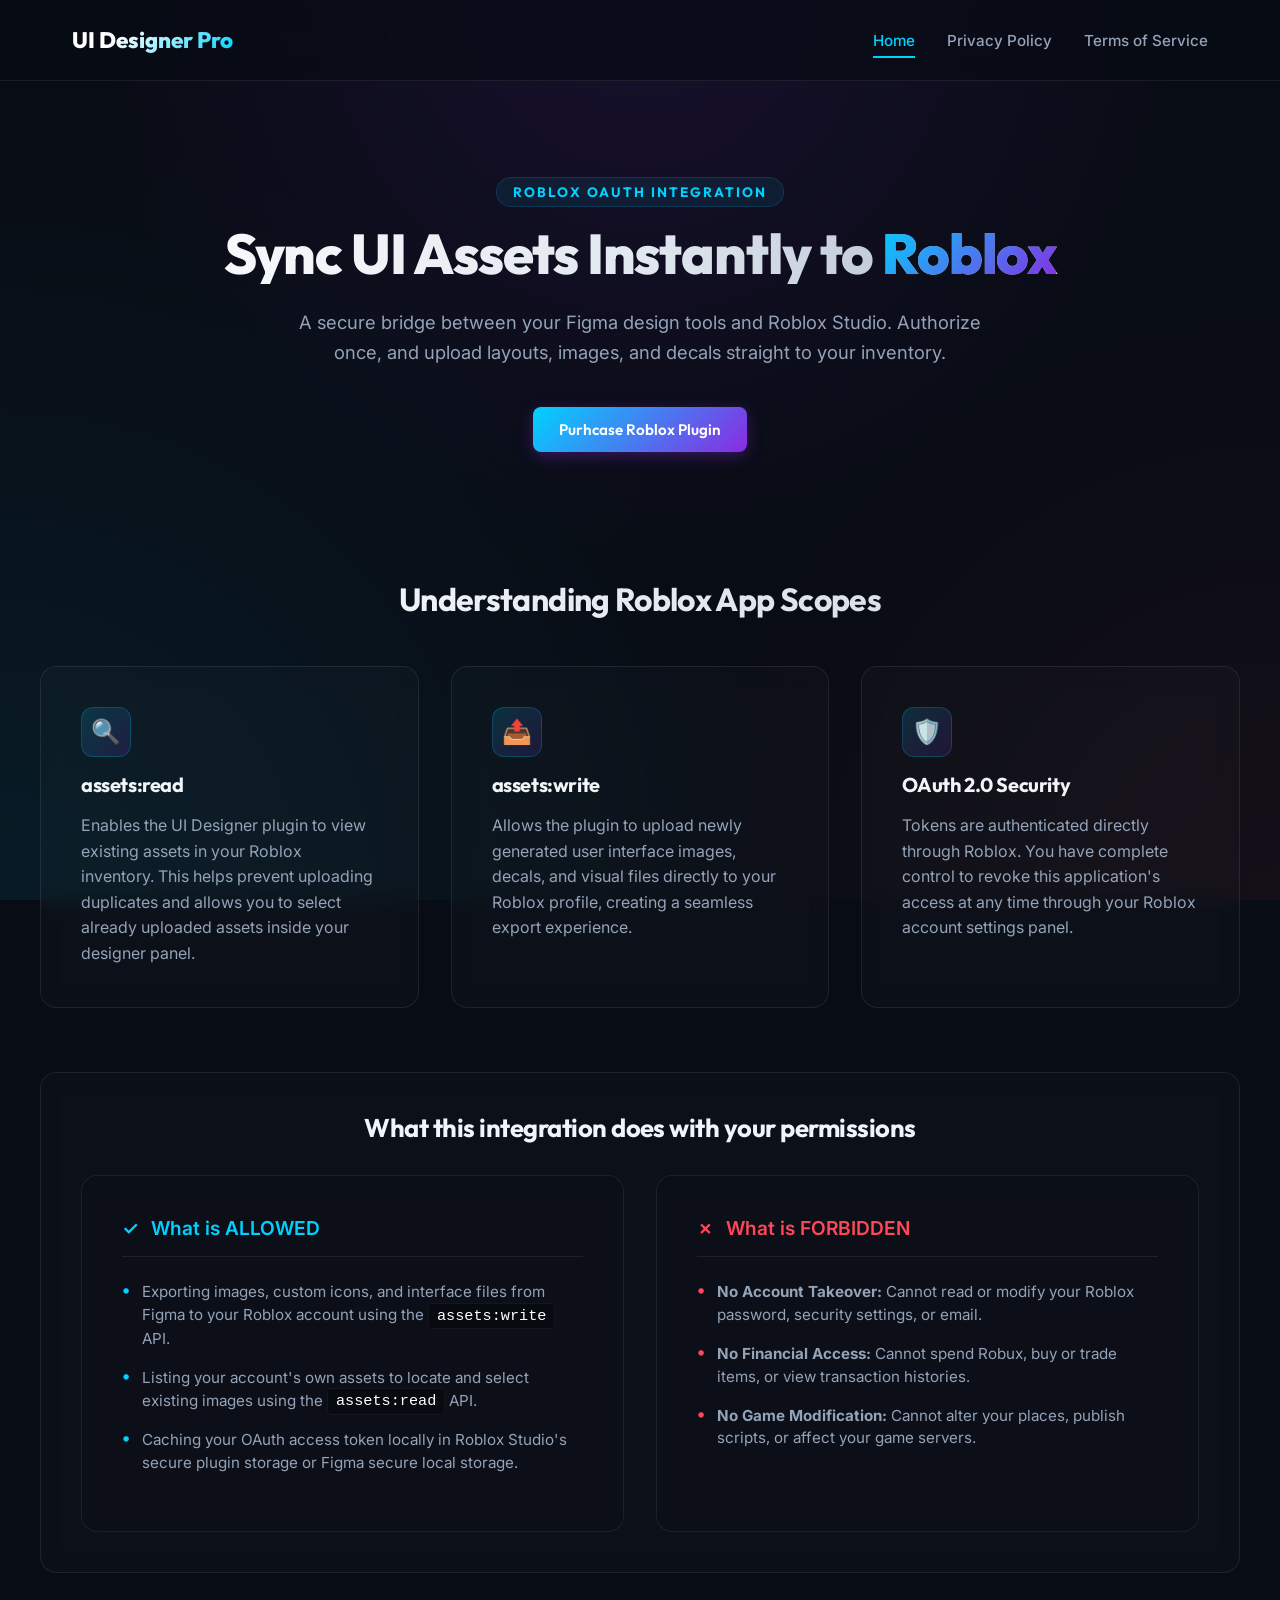
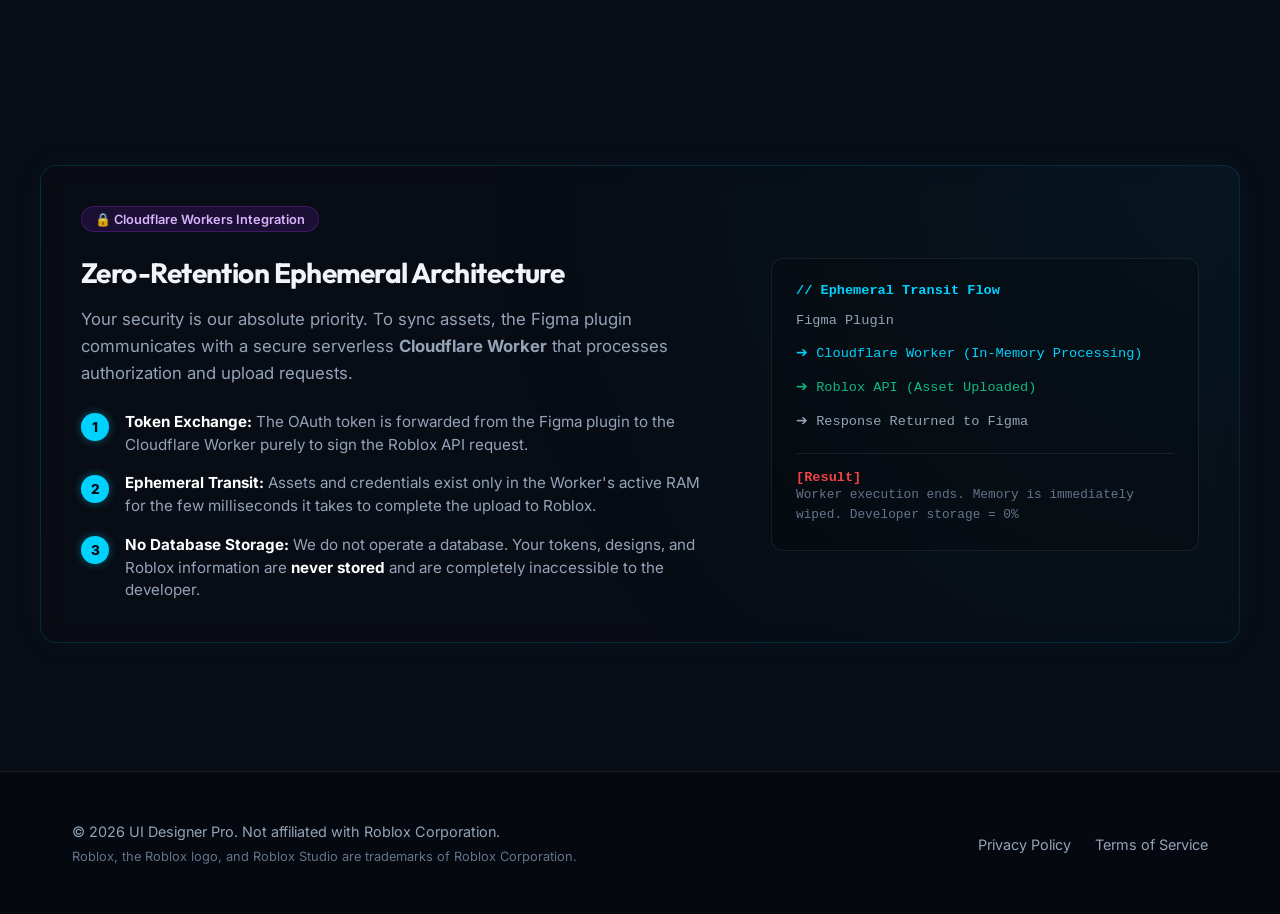
<file: index.html>
<!DOCTYPE html>
<html lang="en">
<head>
  <meta charset="UTF-8">
  <meta name="viewport" content="width=device-width, initial-scale=1.0">
  <title>UI Designer Pro - Figma-to-Roblox Documentation</title>
  <meta name="description" content="Securely synchronize your UI designs and assets from Figma directly to your Roblox account. Read about our secure OAuth integration, assets:read/write scopes, and ephemeral Cloudflare Workers.">
  <link rel="preconnect" href="https://fonts.googleapis.com">
  <link rel="preconnect" href="https://fonts.gstatic.com" crossorigin>
  <link href="https://fonts.googleapis.com/css2?family=Inter:wght@300;400;500;600;700&family=Outfit:wght@400;500;600;700;800&display=swap" rel="stylesheet">
  <link rel="stylesheet" href="style.css">
</head>
<body>

  <header id="site-header">
    <div class="container nav-wrapper">
      <div class="logo-area">
        <span class="logo-text">UI Designer Pro</span>
      </div>
      <nav id="main-navigation">
        <ul>
          <li><a href="index.html" class="active" id="nav-home">Home</a></li>
          <li><a href="privacy.html" id="nav-privacy">Privacy Policy</a></li>
          <li><a href="terms.html" id="nav-terms">Terms of Service</a></li>
        </ul>
      </nav>
    </div>
  </header>

  <main>
    <section class="hero container" id="hero-section">
      <span class="hero-tagline">Roblox OAuth Integration</span>
      <h1 class="hero-title">Sync UI Assets Instantly to <span>Roblox</span></h1>
      <p class="hero-desc">
        A secure bridge between your Figma design tools and Roblox Studio. Authorize once, and upload layouts, images, and decals straight to your inventory.
      </p>
      <div class="hero-actions">
        <a href="https://www.roblox.com/library/" target="_blank" rel="noopener noreferrer" class="btn btn-primary" id="btn-install-plugin">
          Purhcase Roblox Plugin
        </a>
      </div>
    </section>

    <section class="info-section container" id="scopes-section">
      <h2 class="section-title">Understanding Roblox App Scopes</h2>
      <div class="grid-3">
        <div class="panel card" id="card-scope-read">
          <div class="card-icon">
            <span>🔍</span>
          </div>
          <h3 class="card-title">assets:read</h3>
          <p>
            Enables the UI Designer plugin to view existing assets in your Roblox inventory. This helps prevent uploading duplicates and allows you to select already uploaded assets inside your designer panel.
          </p>
        </div>
        <div class="panel card" id="card-scope-write">
          <div class="card-icon">
            <span>📤</span>
          </div>
          <h3 class="card-title">assets:write</h3>
          <p>
            Allows the plugin to upload newly generated user interface images, decals, and visual files directly to your Roblox profile, creating a seamless export experience.
          </p>
        </div>
        <div class="panel card" id="card-scope-security">
          <div class="card-icon">
            <span>🛡️</span>
          </div>
          <h3 class="card-title">OAuth 2.0 Security</h3>
          <p>
            Tokens are authenticated directly through Roblox. You have complete control to revoke this application's access at any time through your Roblox account settings panel.
          </p>
        </div>
      </div>

      <div class="panel scope-validator-box" id="scope-validator">
        <h3 style="margin-bottom: 2rem; font-size: 1.6rem; text-align: center; font-family: 'Outfit', sans-serif;">
          What this integration does with your permissions
        </h3>
        <div class="scope-grid">
          <div class="panel scope-list-panel allowed" id="panel-allowed-scopes">
            <div class="scope-header allowed">
              <span>✓</span> What is ALLOWED
            </div>
            <div class="scope-item">
              <span class="scope-item-bullet">•</span>
              <span class="scope-item-text">
                Exporting images, custom icons, and interface files from Figma to your Roblox account using the <code class="scope-code">assets:write</code> API.
              </span>
            </div>
            <div class="scope-item">
              <span class="scope-item-bullet">•</span>
              <span class="scope-item-text">
                Listing your account's own assets to locate and select existing images using the <code class="scope-code">assets:read</code> API.
              </span>
            </div>
            <div class="scope-item">
              <span class="scope-item-bullet">•</span>
              <span class="scope-item-text">
                Caching your OAuth access token locally in Roblox Studio's secure plugin storage or Figma secure local storage.
              </span>
            </div>
          </div>
          <div class="panel scope-list-panel forbidden" id="panel-forbidden-scopes">
            <div class="scope-header forbidden">
              <span>✗</span> What is FORBIDDEN
            </div>
            <div class="scope-item">
              <span class="scope-item-bullet">•</span>
              <span class="scope-item-text">
                <strong>No Account Takeover:</strong> Cannot read or modify your Roblox password, security settings, or email.
              </span>
            </div>
            <div class="scope-item">
              <span class="scope-item-bullet">•</span>
              <span class="scope-item-text">
                <strong>No Financial Access:</strong> Cannot spend Robux, buy or trade items, or view transaction histories.
              </span>
            </div>
            <div class="scope-item">
              <span class="scope-item-bullet">•</span>
              <span class="scope-item-text">
                <strong>No Game Modification:</strong> Cannot alter your places, publish scripts, or affect your game servers.
              </span>
            </div>
          </div>
        </div>
      </div>
    </section>

    <section class="info-section container" id="security-architecture">
      <div class="panel security-highlight" id="security-panel">
        <div class="security-grid">
          <div class="security-content">
            <span class="security-badge">🔒 Cloudflare Workers Integration</span>
            <h3>Zero-Retention Ephemeral Architecture</h3>
            <p>
              Your security is our absolute priority. To sync assets, the Figma plugin communicates with a secure serverless <strong>Cloudflare Worker</strong> that processes authorization and upload requests.
            </p>
            <div class="workflow-steps">
              <div class="wf-step">
                <div class="wf-num">1</div>
                <div class="wf-text">
                  <strong>Token Exchange:</strong> The OAuth token is forwarded from the Figma plugin to the Cloudflare Worker purely to sign the Roblox API request.
                </div>
              </div>
              <div class="wf-step">
                <div class="wf-num">2</div>
                <div class="wf-text">
                  <strong>Ephemeral Transit:</strong> Assets and credentials exist only in the Worker's active RAM for the few milliseconds it takes to complete the upload to Roblox.
                </div>
              </div>
              <div class="wf-step">
                <div class="wf-num">3</div>
                <div class="wf-text">
                  <strong>No Database Storage:</strong> We do not operate a database. Your tokens, designs, and Roblox information are <strong>never stored</strong> and are completely inaccessible to the developer.
                </div>
              </div>
            </div>
          </div>
          <div class="security-visual-card" id="security-visual">
            <div class="code-title">// Ephemeral Transit Flow</div>
            <p style="margin-bottom: 0.75rem;">Figma Plugin</p>
            <p style="margin-bottom: 0.75rem; color: var(--primary);">➔ Cloudflare Worker (In-Memory Processing)</p>
            <p style="margin-bottom: 0.75rem; color: #10b981;">➔ Roblox API (Asset Uploaded)</p>
            <p style="margin-bottom: 1.25rem;">➔ Response Returned to Figma</p>
            <hr style="border: 0; border-top: 1px solid var(--border-glass); margin-bottom: 1rem;">
            <div style="color: #ef4444; font-weight: bold;">[Result]</div>
            <p style="color: var(--text-muted); font-size: 0.8rem;">
              Worker execution ends. Memory is immediately wiped. Developer storage = 0%
            </p>
          </div>
        </div>
      </div>
    </section>
  </main>

  <footer id="site-footer">
    <div class="container footer-wrapper">
      <div>
        <p>&copy; 2026 UI Designer Pro. Not affiliated with Roblox Corporation.</p>
        <p style="font-size: 0.8rem; margin-top: 0.25rem; color: var(--text-muted);">
          Roblox, the Roblox logo, and Roblox Studio are trademarks of Roblox Corporation.
        </p>
      </div>
      <div class="footer-links">
        <a href="privacy.html" id="footer-privacy">Privacy Policy</a>
        <a href="terms.html" id="footer-terms">Terms of Service</a>
      </div>
    </div>
  </footer>

</body>
</html>
</file>
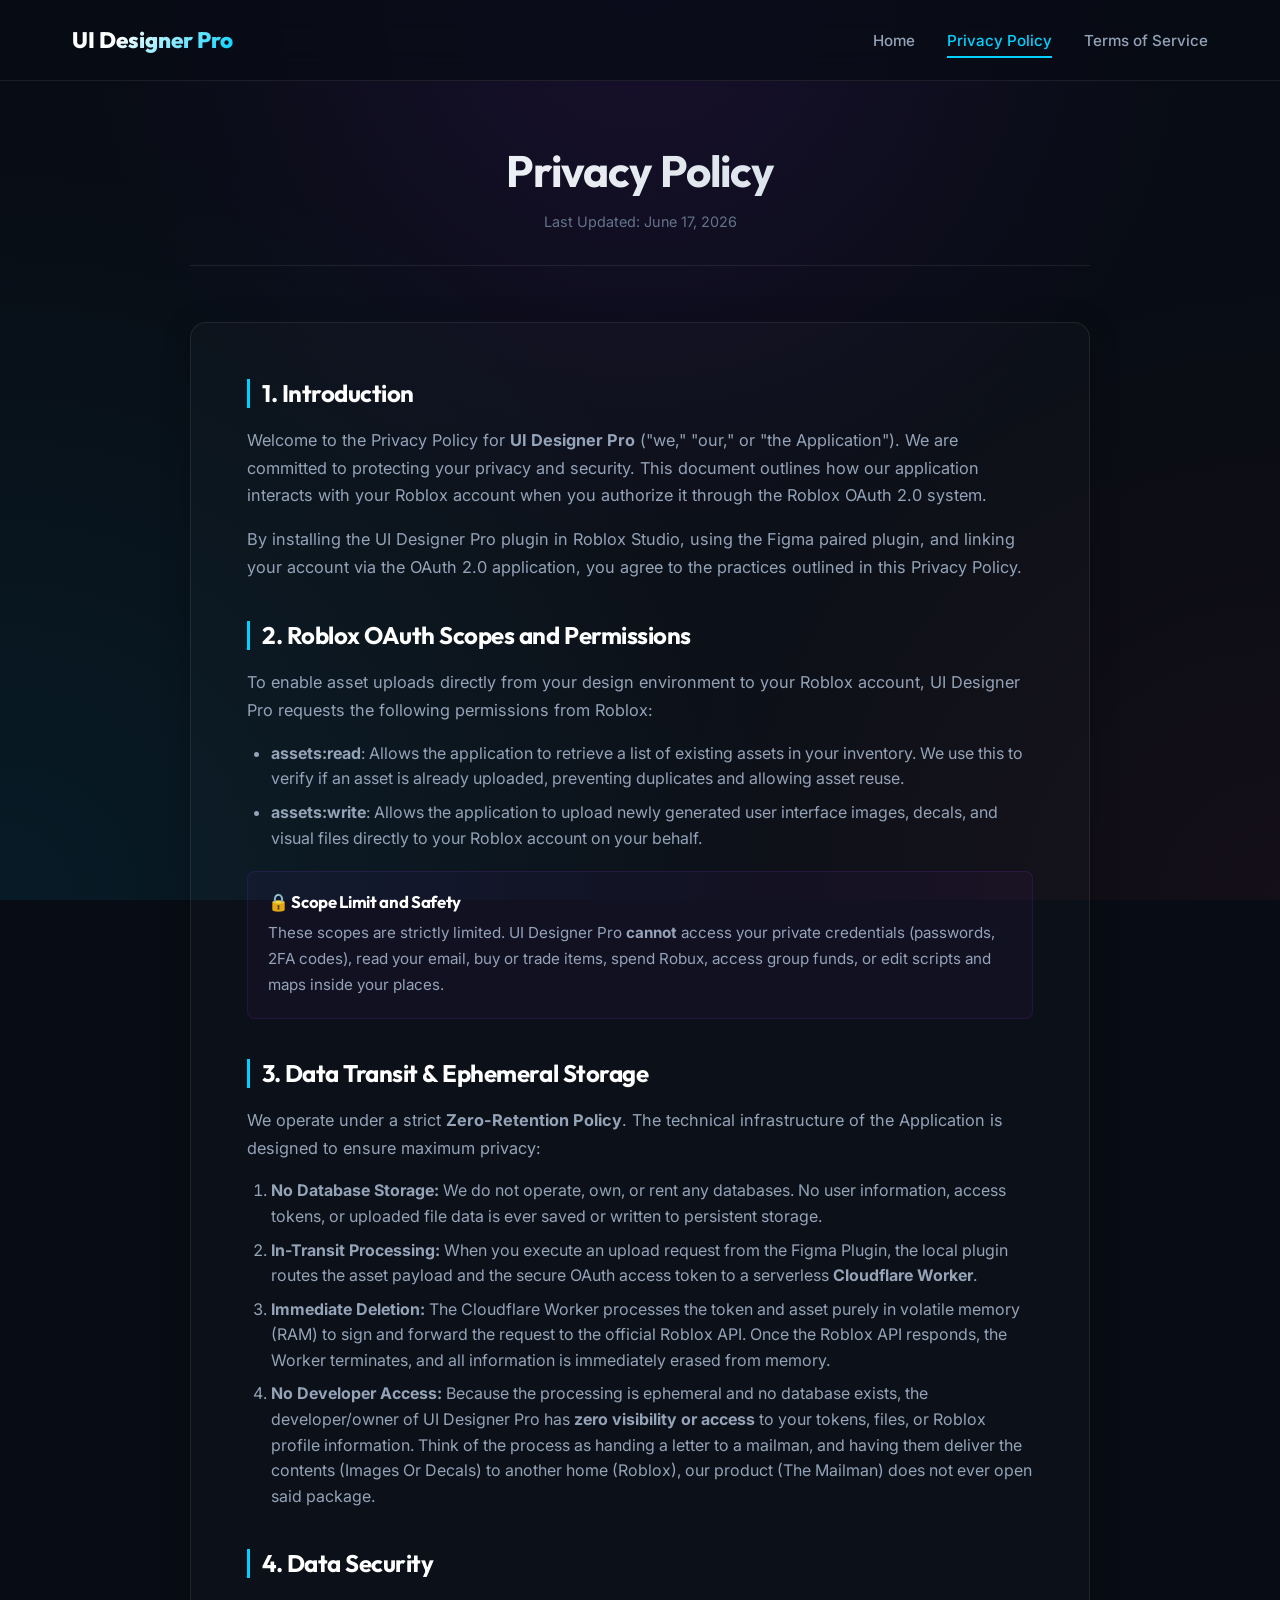
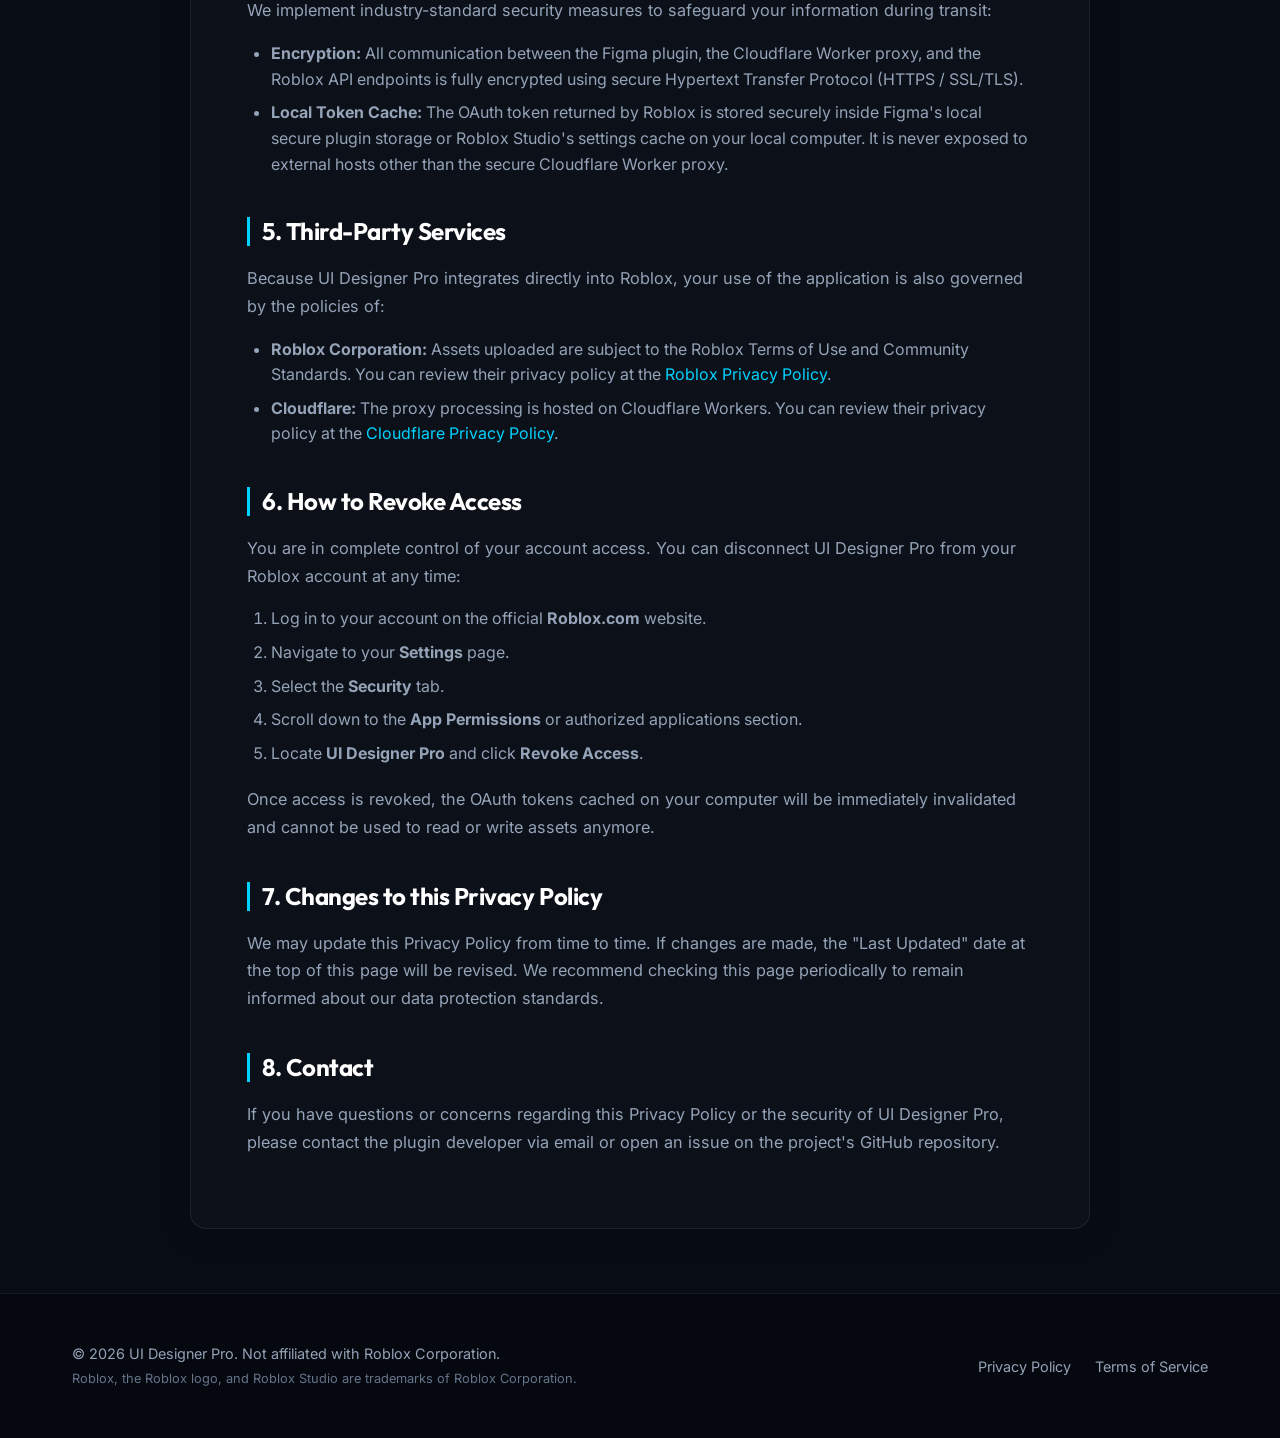
<file: privacy.html>
<!DOCTYPE html>
<html lang="en">
<head>
  <meta charset="UTF-8">
  <meta name="viewport" content="width=device-width, initial-scale=1.0">
  <title>Privacy Policy - UI Designer Pro</title>
  <meta name="description" content="Privacy Policy for UI Designer Pro. Read about how we process your Roblox OAuth tokens ephemerally via Cloudflare Workers.">
  <link rel="preconnect" href="https://fonts.googleapis.com">
  <link rel="preconnect" href="https://fonts.gstatic.com" crossorigin>
  <link href="https://fonts.googleapis.com/css2?family=Inter:wght@300;400;500;600;700&family=Outfit:wght@400;500;600;700;800&display=swap" rel="stylesheet">
  <link rel="stylesheet" href="style.css">
</head>
<body>

  <header id="site-header">
    <div class="container nav-wrapper">
      <div class="logo-area">
        <span class="logo-text">UI Designer Pro</span>
      </div>
      <nav id="main-navigation">
        <ul>
          <li><a href="index.html" id="nav-home">Home</a></li>
          <li><a href="privacy.html" class="active" id="nav-privacy">Privacy Policy</a></li>
          <li><a href="terms.html" id="nav-terms">Terms of Service</a></li>
        </ul>
      </nav>
    </div>
  </header>

  <main>
    <div class="container legal-container">
      <div class="legal-header">
        <h1 class="legal-title">Privacy Policy</h1>
        <p class="legal-date">Last Updated: June 17, 2026</p>
      </div>

      <div class="legal-card" id="privacy-content-card">
        <section id="sec-introduction">
          <h2>1. Introduction</h2>
          <p>
            Welcome to the Privacy Policy for <strong>UI Designer Pro</strong> ("we," "our," or "the Application"). We are committed to protecting your privacy and security. This document outlines how our application interacts with your Roblox account when you authorize it through the Roblox OAuth 2.0 system.
          </p>
          <p>
            By installing the UI Designer Pro plugin in Roblox Studio, using the Figma paired plugin, and linking your account via the OAuth 2.0 application, you agree to the practices outlined in this Privacy Policy.
          </p>
        </section>

        <section id="sec-permissions">
          <h2>2. Roblox OAuth Scopes and Permissions</h2>
          <p>
            To enable asset uploads directly from your design environment to your Roblox account, UI Designer Pro requests the following permissions from Roblox:
          </p>
          <ul>
            <li>
              <strong>assets:read</strong>: Allows the application to retrieve a list of existing assets in your inventory. We use this to verify if an asset is already uploaded, preventing duplicates and allowing asset reuse.
            </li>
            <li>
              <strong>assets:write</strong>: Allows the application to upload newly generated user interface images, decals, and visual files directly to your Roblox account on your behalf.
            </li>
          </ul>
          <div class="alert-box purple" id="alert-scope-limit">
            <h4>🔒 Scope Limit and Safety</h4>
            <p>
              These scopes are strictly limited. UI Designer Pro <strong>cannot</strong> access your private credentials (passwords, 2FA codes), read your email, buy or trade items, spend Robux, access group funds, or edit scripts and maps inside your places.
            </p>
          </div>
        </section>

        <section id="sec-processing">
          <h2>3. Data Transit & Ephemeral Storage</h2>
          <p>
            We operate under a strict <strong>Zero-Retention Policy</strong>. The technical infrastructure of the Application is designed to ensure maximum privacy:
          </p>
          <ol>
            <li>
              <strong>No Database Storage:</strong> We do not operate, own, or rent any databases. No user information, access tokens, or uploaded file data is ever saved or written to persistent storage.
            </li>
            <li>
              <strong>In-Transit Processing:</strong> When you execute an upload request from the Figma Plugin, the local plugin routes the asset payload and the secure OAuth access token to a serverless <strong>Cloudflare Worker</strong>.
            </li>
            <li>
              <strong>Immediate Deletion:</strong> The Cloudflare Worker processes the token and asset purely in volatile memory (RAM) to sign and forward the request to the official Roblox API. Once the Roblox API responds, the Worker terminates, and all information is immediately erased from memory.
            </li>
            <li>
              <strong>No Developer Access:</strong> Because the processing is ephemeral and no database exists, the developer/owner of UI Designer Pro has <strong>zero visibility or access</strong> to your tokens, files, or Roblox profile information. Think of the process as handing a letter to a mailman, and having them deliver the contents (Images Or Decals) to another home (Roblox), our product (The Mailman) does not ever open said package.
            </li>
          </ol>
        </section>

        <section id="sec-security">
          <h2>4. Data Security</h2>
          <p>
            We implement industry-standard security measures to safeguard your information during transit:
          </p>
          <ul>
            <li>
              <strong>Encryption:</strong> All communication between the Figma plugin, the Cloudflare Worker proxy, and the Roblox API endpoints is fully encrypted using secure Hypertext Transfer Protocol (HTTPS / SSL/TLS).
            </li>
            <li>
              <strong>Local Token Cache:</strong> The OAuth token returned by Roblox is stored securely inside Figma's local secure plugin storage or Roblox Studio's settings cache on your local computer. It is never exposed to external hosts other than the secure Cloudflare Worker proxy.
            </li>
          </ul>
        </section>

        <section id="sec-third-parties">
          <h2>5. Third-Party Services</h2>
          <p>
            Because UI Designer Pro integrates directly into Roblox, your use of the application is also governed by the policies of:
          </p>
          <ul>
            <li>
              <strong>Roblox Corporation:</strong> Assets uploaded are subject to the Roblox Terms of Use and Community Standards. You can review their privacy policy at the <a href="https://www.roblox.com/info/privacy" target="_blank" rel="noopener noreferrer">Roblox Privacy Policy</a>.
            </li>
            <li>
              <strong>Cloudflare:</strong> The proxy processing is hosted on Cloudflare Workers. You can review their privacy policy at the <a href="https://www.cloudflare.com/privacypolicy/" target="_blank" rel="noopener noreferrer">Cloudflare Privacy Policy</a>.
            </li>
          </ul>
        </section>

        <section id="sec-revocation">
          <h2>6. How to Revoke Access</h2>
          <p>
            You are in complete control of your account access. You can disconnect UI Designer Pro from your Roblox account at any time:
          </p>
          <ol>
            <li>Log in to your account on the official <strong>Roblox.com</strong> website.</li>
            <li>Navigate to your <strong>Settings</strong> page.</li>
            <li>Select the <strong>Security</strong> tab.</li>
            <li>Scroll down to the <strong>App Permissions</strong> or authorized applications section.</li>
            <li>Locate <strong>UI Designer Pro</strong> and click <strong>Revoke Access</strong>.</li>
          </ol>
          <p style="margin-top: 1rem;">
            Once access is revoked, the OAuth tokens cached on your computer will be immediately invalidated and cannot be used to read or write assets anymore.
          </p>
        </section>

        <section id="sec-changes">
          <h2>7. Changes to this Privacy Policy</h2>
          <p>
            We may update this Privacy Policy from time to time. If changes are made, the "Last Updated" date at the top of this page will be revised. We recommend checking this page periodically to remain informed about our data protection standards.
          </p>
        </section>

        <section id="sec-contact">
          <h2>8. Contact</h2>
          <p>
            If you have questions or concerns regarding this Privacy Policy or the security of UI Designer Pro, please contact the plugin developer via email or open an issue on the project's GitHub repository.
          </p>
        </section>
      </div>
    </div>
  </main>

  <footer id="site-footer">
    <div class="container footer-wrapper">
      <div>
        <p>&copy; 2026 UI Designer Pro. Not affiliated with Roblox Corporation.</p>
        <p style="font-size: 0.8rem; margin-top: 0.25rem; color: var(--text-muted);">
          Roblox, the Roblox logo, and Roblox Studio are trademarks of Roblox Corporation.
        </p>
      </div>
      <div class="footer-links">
        <a href="privacy.html" id="footer-privacy">Privacy Policy</a>
        <a href="terms.html" id="footer-terms">Terms of Service</a>
      </div>
    </div>
  </footer>

</body>
</html>
</file>
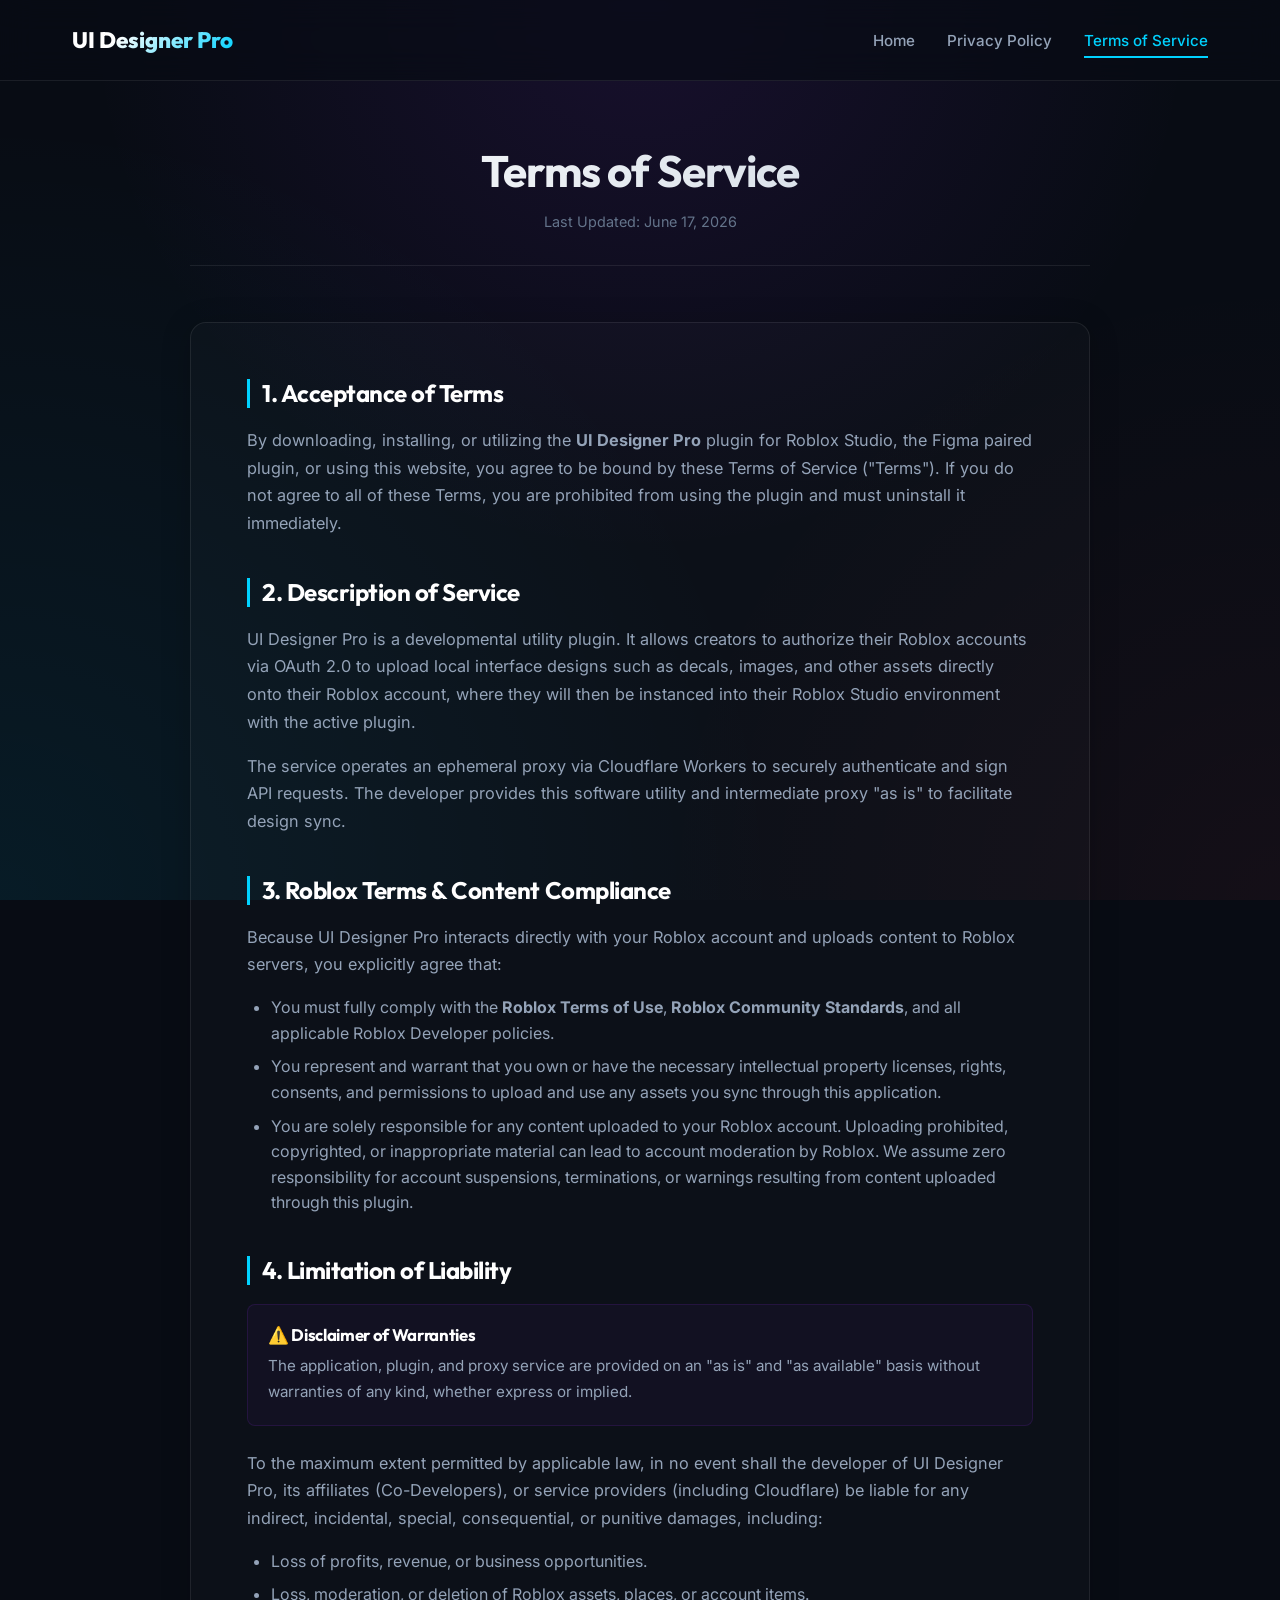
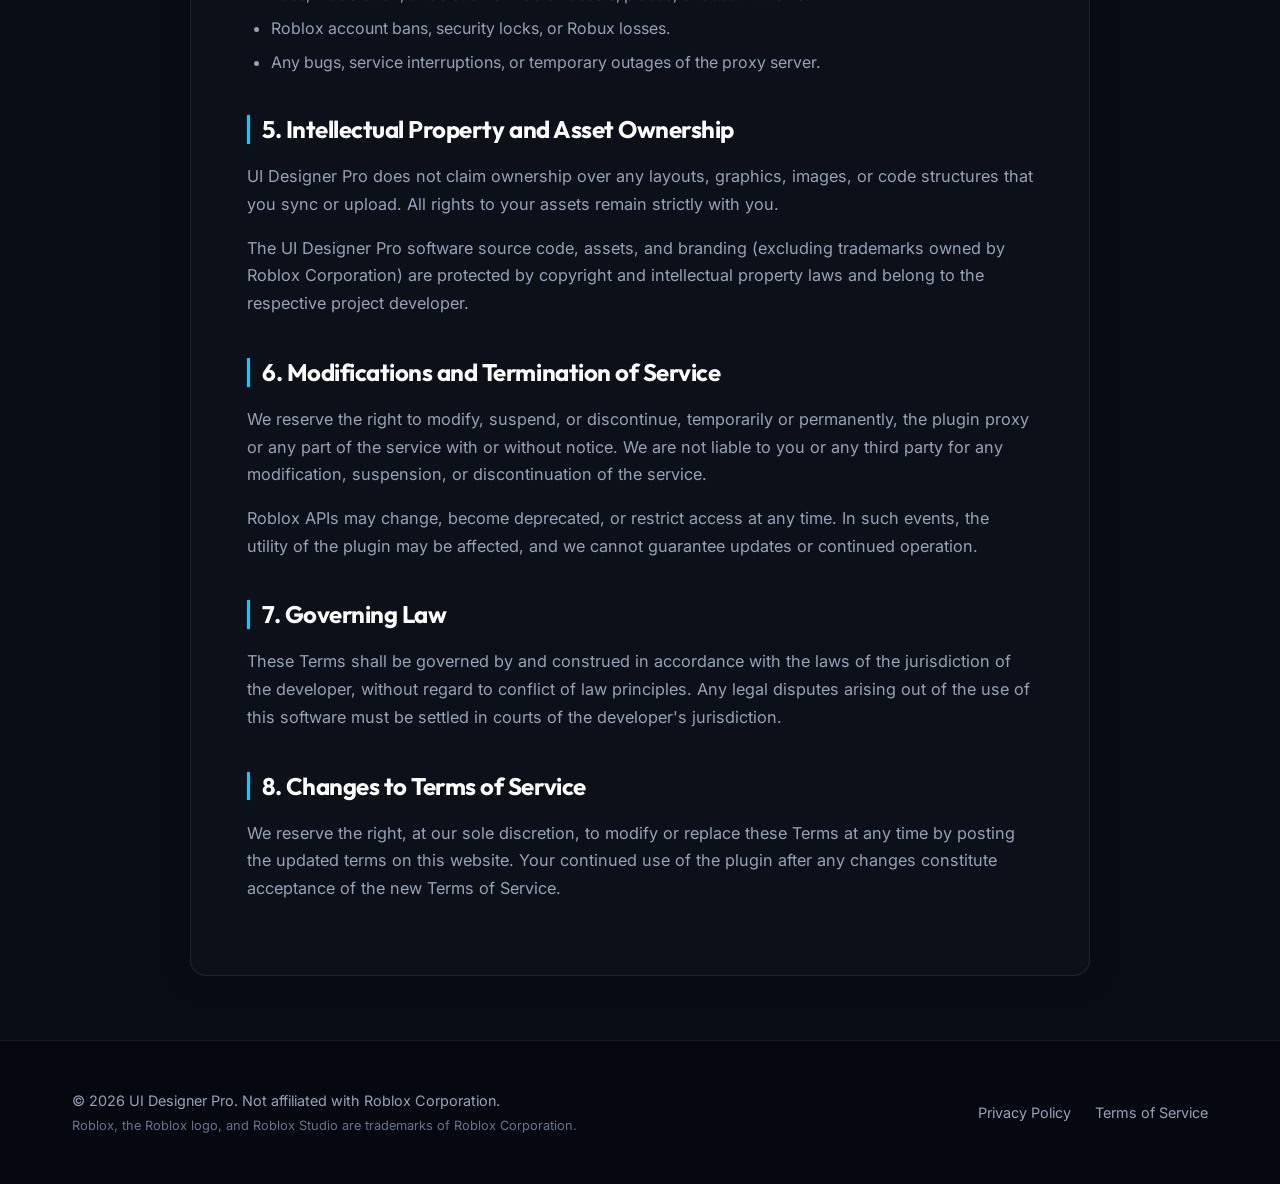
<file: terms.html>
<!DOCTYPE html>
<html lang="en">
<head>
  <meta charset="UTF-8">
  <meta name="viewport" content="width=device-width, initial-scale=1.0">
  <title>Terms of Service - UI Designer Pro</title>
  <meta name="description" content="Terms of Service for UI Designer Pro. Review our terms of use, Roblox policy compliance, and liability disclaimers.">
  <link rel="preconnect" href="https://fonts.googleapis.com">
  <link rel="preconnect" href="https://fonts.gstatic.com" crossorigin>
  <link href="https://fonts.googleapis.com/css2?family=Inter:wght@300;400;500;600;700&family=Outfit:wght@400;500;600;700;800&display=swap" rel="stylesheet">
  <link rel="stylesheet" href="style.css">
</head>
<body>

  <header id="site-header">
    <div class="container nav-wrapper">
      <div class="logo-area">
        <span class="logo-text">UI Designer Pro</span>
      </div>
      <nav id="main-navigation">
        <ul>
          <li><a href="index.html" id="nav-home">Home</a></li>
          <li><a href="privacy.html" id="nav-privacy">Privacy Policy</a></li>
          <li><a href="terms.html" class="active" id="nav-terms">Terms of Service</a></li>
        </ul>
      </nav>
    </div>
  </header>

  <main>
    <div class="container legal-container">
      <div class="legal-header">
        <h1 class="legal-title">Terms of Service</h1>
        <p class="legal-date">Last Updated: June 17, 2026</p>
      </div>

      <div class="legal-card" id="terms-content-card">
        <section id="sec-acceptance">
          <h2>1. Acceptance of Terms</h2>
          <p>
            By downloading, installing, or utilizing the <strong>UI Designer Pro</strong> plugin for Roblox Studio, the Figma paired plugin, or using this website, you agree to be bound by these Terms of Service ("Terms"). If you do not agree to all of these Terms, you are prohibited from using the plugin and must uninstall it immediately.
          </p>
        </section>

        <section id="sec-service-description">
          <h2>2. Description of Service</h2>
          <p>
            UI Designer Pro is a developmental utility plugin. It allows creators to authorize their Roblox accounts via OAuth 2.0 to upload local interface designs such as decals, images, and other assets directly onto their Roblox account, where they will then be instanced into their Roblox Studio environment with the active plugin.
          </p>
          <p>
            The service operates an ephemeral proxy via Cloudflare Workers to securely authenticate and sign API requests. The developer provides this software utility and intermediate proxy "as is" to facilitate design sync.
          </p>
        </section>

        <section id="sec-roblox-compliance">
          <h2>3. Roblox Terms & Content Compliance</h2>
          <p>
            Because UI Designer Pro interacts directly with your Roblox account and uploads content to Roblox servers, you explicitly agree that:
          </p>
          <ul>
            <li>
              You must fully comply with the <strong>Roblox Terms of Use</strong>, <strong>Roblox Community Standards</strong>, and all applicable Roblox Developer policies.
            </li>
            <li>
              You represent and warrant that you own or have the necessary intellectual property licenses, rights, consents, and permissions to upload and use any assets you sync through this application.
            </li>
            <li>
              You are solely responsible for any content uploaded to your Roblox account. Uploading prohibited, copyrighted, or inappropriate material can lead to account moderation by Roblox. We assume zero responsibility for account suspensions, terminations, or warnings resulting from content uploaded through this plugin.
            </li>
          </ul>
        </section>

        <section id="sec-limitation-liability">
          <h2>4. Limitation of Liability</h2>
          <div class="alert-box purple" id="alert-liability-warning">
            <h4>⚠️ Disclaimer of Warranties</h4>
            <p>
              The application, plugin, and proxy service are provided on an "as is" and "as available" basis without warranties of any kind, whether express or implied.
            </p>
          </div>
          <p>
            To the maximum extent permitted by applicable law, in no event shall the developer of UI Designer Pro, its affiliates (Co-Developers), or service providers (including Cloudflare) be liable for any indirect, incidental, special, consequential, or punitive damages, including:
          </p>
          <ul>
            <li>Loss of profits, revenue, or business opportunities.</li>
            <li>Loss, moderation, or deletion of Roblox assets, places, or account items.</li>
            <li>Roblox account bans, security locks, or Robux losses.</li>
            <li>Any bugs, service interruptions, or temporary outages of the proxy server.</li>
          </ul>
        </section>

        <section id="sec-intellectual-property">
          <h2>5. Intellectual Property and Asset Ownership</h2>
          <p>
            UI Designer Pro does not claim ownership over any layouts, graphics, images, or code structures that you sync or upload. All rights to your assets remain strictly with you.
          </p>
          <p>
            The UI Designer Pro software source code, assets, and branding (excluding trademarks owned by Roblox Corporation) are protected by copyright and intellectual property laws and belong to the respective project developer.
          </p>
        </section>

        <section id="sec-termination">
          <h2>6. Modifications and Termination of Service</h2>
          <p>
            We reserve the right to modify, suspend, or discontinue, temporarily or permanently, the plugin proxy or any part of the service with or without notice. We are not liable to you or any third party for any modification, suspension, or discontinuation of the service.
          </p>
          <p>
            Roblox APIs may change, become deprecated, or restrict access at any time. In such events, the utility of the plugin may be affected, and we cannot guarantee updates or continued operation.
          </p>
        </section>

        <section id="sec-governing-law">
          <h2>7. Governing Law</h2>
          <p>
            These Terms shall be governed by and construed in accordance with the laws of the jurisdiction of the developer, without regard to conflict of law principles. Any legal disputes arising out of the use of this software must be settled in courts of the developer's jurisdiction.
          </p>
        </section>

        <section id="sec-changes">
          <h2>8. Changes to Terms of Service</h2>
          <p>
            We reserve the right, at our sole discretion, to modify or replace these Terms at any time by posting the updated terms on this website. Your continued use of the plugin after any changes constitute acceptance of the new Terms of Service.
          </p>
        </section>
      </div>
    </div>
  </main>

  <footer id="site-footer">
    <div class="container footer-wrapper">
      <div>
        <p>&copy; 2026 UI Designer Pro. Not affiliated with Roblox Corporation.</p>
        <p style="font-size: 0.8rem; margin-top: 0.25rem; color: var(--text-muted);">
          Roblox, the Roblox logo, and Roblox Studio are trademarks of Roblox Corporation.
        </p>
      </div>
      <div class="footer-links">
        <a href="privacy.html" id="footer-privacy">Privacy Policy</a>
        <a href="terms.html" id="footer-terms">Terms of Service</a>
      </div>
    </div>
  </footer>

</body>
</html>
</file>
<file: style.css>
:root {
  --bg-primary: #080c14;
  --bg-secondary: #0d1527;
  --bg-glass: rgba(255, 255, 255, 0.02);
  --bg-glass-hover: rgba(255, 255, 255, 0.05);
  
  --border-glass: rgba(255, 255, 255, 0.08);
  --border-glass-hover: rgba(255, 255, 255, 0.15);
  
  --primary: #00d2ff;
  --primary-glow: rgba(0, 210, 255, 0.35);
  --secondary: #8a2be2;
  --secondary-glow: rgba(138, 43, 226, 0.35);
  --accent: #ff4757;
  --accent-glow: rgba(255, 71, 87, 0.35);
  
  --text-primary: #f1f5f9;
  --text-secondary: #94a3b8;
  --text-muted: #64748b;
  
  --grad-primary: linear-gradient(135deg, var(--primary) 0%, var(--secondary) 100%);
  --grad-text: linear-gradient(135deg, #ffffff 0%, #cbd5e1 50%, #94a3b8 100%);
  --grad-glow: linear-gradient(135deg, rgba(0, 210, 255, 0.15) 0%, rgba(138, 43, 226, 0.15) 100%);

  --trans-fast: 0.2s ease;
  --trans-normal: 0.3s cubic-bezier(0.4, 0, 0.2, 1);
  --trans-slow: 0.5s ease;
}

* {
  box-sizing: border-box;
  margin: 0;
  padding: 0;
}

html {
  scroll-behavior: smooth;
  font-size: 16px;
  background-color: var(--bg-primary);
  color: var(--text-primary);
  font-family: 'Inter', -apple-system, BlinkMacSystemFont, "Segoe UI", Roboto, sans-serif;
  overflow-x: hidden;
}

body {
  min-height: 100vh;
  display: flex;
  flex-direction: column;
  position: relative;
  background-image: 
    radial-gradient(circle at 50% 0%, rgba(138, 43, 226, 0.12) 0%, transparent 50%),
    radial-gradient(circle at 0% 100%, rgba(0, 210, 255, 0.08) 0%, transparent 50%),
    radial-gradient(circle at 100% 100%, rgba(255, 71, 87, 0.05) 0%, transparent 40%);
  background-attachment: fixed;
}

::-webkit-scrollbar {
  width: 8px;
}
::-webkit-scrollbar-track {
  background: var(--bg-primary);
}
::-webkit-scrollbar-thumb {
  background: var(--border-glass);
  border-radius: 4px;
}
::-webkit-scrollbar-thumb:hover {
  background: var(--text-muted);
}

h1, h2, h3, h4, h5, h6 {
  font-family: 'Outfit', -apple-system, BlinkMacSystemFont, sans-serif;
  font-weight: 700;
  letter-spacing: -0.02em;
  line-height: 1.2;
}

p {
  line-height: 1.6;
  color: var(--text-secondary);
}

a {
  color: var(--primary);
  text-decoration: none;
  transition: var(--trans-fast);
}

a:hover {
  color: #fff;
  text-shadow: 0 0 8px var(--primary-glow);
}

.container {
  width: 100%;
  max-width: 1200px;
  margin: 0 auto;
  padding: 0 2rem;
}

header {
  position: sticky;
  top: 0;
  z-index: 100;
  background: rgba(8, 12, 20, 0.7);
  backdrop-filter: blur(16px);
  -webkit-backdrop-filter: blur(16px);
  border-bottom: 1px solid var(--border-glass);
  transition: var(--trans-normal);
}

.nav-wrapper {
  display: flex;
  justify-content: space-between;
  align-items: center;
  height: 80px;
}

.logo-area {
  display: flex;
  align-items: center;
  gap: 0.75rem;
}

.logo-text {
  font-size: 1.4rem;
  font-weight: 800;
  background: linear-gradient(135deg, #ffffff 30%, var(--primary) 100%);
  -webkit-background-clip: text;
  -webkit-text-fill-color: transparent;
  font-family: 'Outfit', sans-serif;
}

nav ul {
  display: flex;
  gap: 2rem;
  list-style: none;
}

nav a {
  color: var(--text-secondary);
  font-weight: 500;
  font-size: 0.95rem;
  position: relative;
  padding: 0.5rem 0;
}

nav a::after {
  content: '';
  position: absolute;
  bottom: 0;
  left: 0;
  width: 0;
  height: 2px;
  background: var(--grad-primary);
  transition: var(--trans-normal);
}

nav a:hover {
  color: var(--text-primary);
}

nav a:hover::after {
  width: 100%;
}

nav a.active {
  color: var(--primary);
}

nav a.active::after {
  width: 100%;
  background: var(--primary);
}

.btn {
  display: inline-flex;
  align-items: center;
  justify-content: center;
  padding: 0.8rem 1.6rem;
  font-family: 'Outfit', sans-serif;
  font-weight: 600;
  font-size: 0.95rem;
  border-radius: 8px;
  cursor: pointer;
  transition: var(--trans-normal);
  gap: 0.5rem;
}

.btn-primary {
  background: var(--grad-primary);
  color: #fff;
  border: none;
  box-shadow: 0 4px 15px var(--secondary-glow);
}

.btn-primary:hover {
  transform: translateY(-2px);
  box-shadow: 0 8px 25px var(--primary-glow);
  color: #fff;
  text-shadow: none;
}

.btn-secondary {
  background: var(--bg-glass);
  color: var(--text-primary);
  border: 1px solid var(--border-glass);
}

.btn-secondary:hover {
  background: var(--bg-glass-hover);
  border-color: var(--border-glass-hover);
  color: #fff;
  transform: translateY(-2px);
  text-shadow: none;
}

.panel {
  background: var(--bg-glass);
  border: 1px solid var(--border-glass);
  border-radius: 16px;
  backdrop-filter: blur(12px);
  -webkit-backdrop-filter: blur(12px);
  padding: 2.5rem;
  transition: var(--trans-normal);
}

.panel:hover {
  border-color: var(--border-glass-hover);
  background: var(--bg-glass-hover);
  box-shadow: 0 10px 30px rgba(0, 0, 0, 0.3);
}

.hero {
  padding: 6rem 0 4rem;
  text-align: center;
  position: relative;
}

.hero-tagline {
  font-family: 'Outfit', sans-serif;
  text-transform: uppercase;
  font-size: 0.85rem;
  font-weight: 700;
  letter-spacing: 0.15em;
  color: var(--primary);
  margin-bottom: 1rem;
  display: inline-block;
  padding: 0.3rem 1rem;
  background: rgba(0, 210, 255, 0.08);
  border: 1px solid rgba(0, 210, 255, 0.15);
  border-radius: 50px;
}

.hero-title {
  font-size: 3.5rem;
  font-weight: 800;
  line-height: 1.1;
  margin-bottom: 1.5rem;
  background: linear-gradient(to right, #ffffff, #e2e8f0, #94a3b8);
  -webkit-background-clip: text;
  -webkit-text-fill-color: transparent;
}

.hero-title span {
  background: var(--grad-primary);
  -webkit-background-clip: text;
  -webkit-text-fill-color: transparent;
}

.hero-desc {
  max-width: 700px;
  margin: 0 auto 2.5rem;
  font-size: 1.15rem;
  color: var(--text-secondary);
}

.hero-actions {
  display: flex;
  justify-content: center;
  gap: 1rem;
}

.info-section {
  padding: 4rem 0;
}

.section-title {
  text-align: center;
  font-size: 2rem;
  margin-bottom: 3rem;
  background: linear-gradient(to right, #ffffff, #cbd5e1);
  -webkit-background-clip: text;
  -webkit-text-fill-color: transparent;
}

.grid-3 {
  display: grid;
  grid-template-columns: repeat(auto-fit, minmax(320px, 1fr));
  gap: 2rem;
}

.card {
  display: flex;
  flex-direction: column;
  gap: 1rem;
}

.card-icon {
  width: 50px;
  height: 50px;
  border-radius: 12px;
  display: flex;
  align-items: center;
  justify-content: center;
  background: var(--grad-glow);
  border: 1px solid rgba(0, 210, 255, 0.2);
  color: var(--primary);
  font-size: 1.5rem;
}

.card-title {
  font-size: 1.25rem;
  color: var(--text-primary);
}

.scope-validator-box {
  margin-top: 4rem;
}

.scope-grid {
  display: grid;
  grid-template-columns: 1fr 1fr;
  gap: 2rem;
}

@media(max-width: 768px) {
  .scope-grid {
    grid-template-columns: 1fr;
  }
}

.scope-list-panel {
  background: rgba(8, 12, 20, 0.4);
}

.scope-header {
  display: flex;
  align-items: center;
  gap: 0.75rem;
  font-size: 1.2rem;
  font-weight: 600;
  margin-bottom: 1.5rem;
  padding-bottom: 1rem;
  border-bottom: 1px solid var(--border-glass);
}

.scope-header.allowed {
  color: var(--primary);
}

.scope-header.forbidden {
  color: var(--accent);
}

.scope-item {
  display: flex;
  align-items: flex-start;
  gap: 0.75rem;
  margin-bottom: 1rem;
}

.scope-item-bullet {
  font-weight: bold;
  line-height: 1;
  font-size: 1.1rem;
}

.allowed .scope-item-bullet {
  color: var(--primary);
}

.forbidden .scope-item-bullet {
  color: var(--accent);
}

.scope-item-text {
  font-size: 0.95rem;
  line-height: 1.5;
  color: var(--text-secondary);
}

.scope-code {
  background: rgba(0, 0, 0, 0.3);
  padding: 0.2rem 0.5rem;
  border-radius: 4px;
  font-family: monospace;
  color: #fff;
  border: 1px solid rgba(255, 255, 255, 0.05);
}

.security-highlight {
  background: radial-gradient(circle at 100% 0%, rgba(0, 210, 255, 0.05) 0%, transparent 60%);
  border: 1px solid rgba(0, 210, 255, 0.15);
  box-shadow: 0 0 30px rgba(0, 210, 255, 0.05);
  margin: 4rem 0;
}

.security-badge {
  display: inline-flex;
  align-items: center;
  gap: 0.5rem;
  background: rgba(138, 43, 226, 0.15);
  color: #d8b4fe;
  font-size: 0.8rem;
  font-weight: 600;
  padding: 0.3rem 0.8rem;
  border-radius: 50px;
  border: 1px solid rgba(138, 43, 226, 0.3);
  margin-bottom: 1.5rem;
}

.security-grid {
  display: grid;
  grid-template-columns: 3fr 2fr;
  gap: 3rem;
  align-items: center;
}

@media(max-width: 900px) {
  .security-grid {
    grid-template-columns: 1fr;
  }
}

.security-content h3 {
  font-size: 1.75rem;
  margin-bottom: 1rem;
}

.security-content p {
  margin-bottom: 1.5rem;
  font-size: 1.05rem;
}

.workflow-steps {
  display: flex;
  flex-direction: column;
  gap: 1rem;
}

.wf-step {
  display: flex;
  gap: 1rem;
  align-items: flex-start;
}

.wf-num {
  width: 28px;
  height: 28px;
  background: var(--primary);
  color: var(--bg-primary);
  border-radius: 50%;
  display: flex;
  align-items: center;
  justify-content: center;
  font-weight: 800;
  font-size: 0.85rem;
  flex-shrink: 0;
  margin-top: 0.15rem;
  box-shadow: 0 0 10px rgba(0, 210, 255, 0.4);
}

.wf-text {
  font-size: 0.95rem;
  color: var(--text-secondary);
  line-height: 1.5;
}

.wf-text strong {
  color: #fff;
}

.security-visual-card {
  background: rgba(0, 0, 0, 0.2);
  border: 1px solid var(--border-glass);
  border-radius: 12px;
  padding: 1.5rem;
  font-family: monospace;
  font-size: 0.85rem;
  color: #a4b0be;
}

.code-title {
  color: var(--primary);
  margin-bottom: 0.75rem;
  font-weight: bold;
}

.legal-container {
  padding: 4rem 0;
  max-width: 900px;
  margin: 0 auto;
}

.legal-header {
  text-align: center;
  margin-bottom: 3.5rem;
  padding-bottom: 2rem;
  border-bottom: 1px solid var(--border-glass);
}

.legal-title {
  font-size: 2.75rem;
  margin-bottom: 0.75rem;
  background: linear-gradient(to right, #ffffff, #cbd5e1);
  -webkit-background-clip: text;
  -webkit-text-fill-color: transparent;
}

.legal-date {
  color: var(--text-muted);
  font-size: 0.9rem;
}

.legal-card {
  background: var(--bg-glass);
  border: 1px solid var(--border-glass);
  border-radius: 16px;
  padding: 3.5rem;
  box-shadow: 0 4px 30px rgba(0, 0, 0, 0.2);
}

@media(max-width: 768px) {
  .legal-card {
    padding: 2rem 1.5rem;
  }
}

.legal-card section {
  margin-bottom: 2.5rem;
}

.legal-card section:last-child {
  margin-bottom: 0;
}

.legal-card h2 {
  font-size: 1.5rem;
  color: #fff;
  margin-bottom: 1.2rem;
  display: flex;
  align-items: center;
  gap: 0.75rem;
  border-left: 3px solid var(--primary);
  padding-left: 0.75rem;
}

.legal-card p {
  margin-bottom: 1rem;
  color: var(--text-secondary);
  font-size: 1.02rem;
  line-height: 1.7;
}

.legal-card ul, .legal-card ol {
  margin-bottom: 1.25rem;
  margin-left: 1.5rem;
  color: var(--text-secondary);
}

.legal-card li {
  margin-bottom: 0.5rem;
  line-height: 1.6;
}

.alert-box {
  background: rgba(0, 210, 255, 0.05);
  border: 1px solid rgba(0, 210, 255, 0.15);
  padding: 1.25rem;
  border-radius: 8px;
  margin-bottom: 1.5rem;
}

.alert-box.purple {
  background: rgba(138, 43, 226, 0.05);
  border-color: rgba(138, 43, 226, 0.15);
}

.alert-box h4 {
  color: #fff;
  margin-bottom: 0.5rem;
  font-size: 1.05rem;
}

.alert-box p {
  font-size: 0.95rem;
  margin-bottom: 0;
}

footer {
  margin-top: auto;
  border-top: 1px solid var(--border-glass);
  background: rgba(5, 8, 14, 0.9);
  padding: 3rem 0;
  color: var(--text-muted);
  font-size: 0.9rem;
}

.footer-wrapper {
  display: flex;
  justify-content: space-between;
  align-items: center;
  gap: 1.5rem;
}

@media(max-width: 600px) {
  .footer-wrapper {
    flex-direction: column;
    text-align: center;
  }
}

.footer-links {
  display: flex;
  gap: 1.5rem;
}

.footer-links a {
  color: var(--text-secondary);
}

.footer-links a:hover {
  color: #fff;
}

.mobile-nav-toggle {
  display: none;
}

@media(max-width: 768px) {
  .hero-title {
    font-size: 2.5rem;
  }
  
  nav ul {
    gap: 1.25rem;
  }
  
  nav a {
    font-size: 0.85rem;
  }
}
</file>
